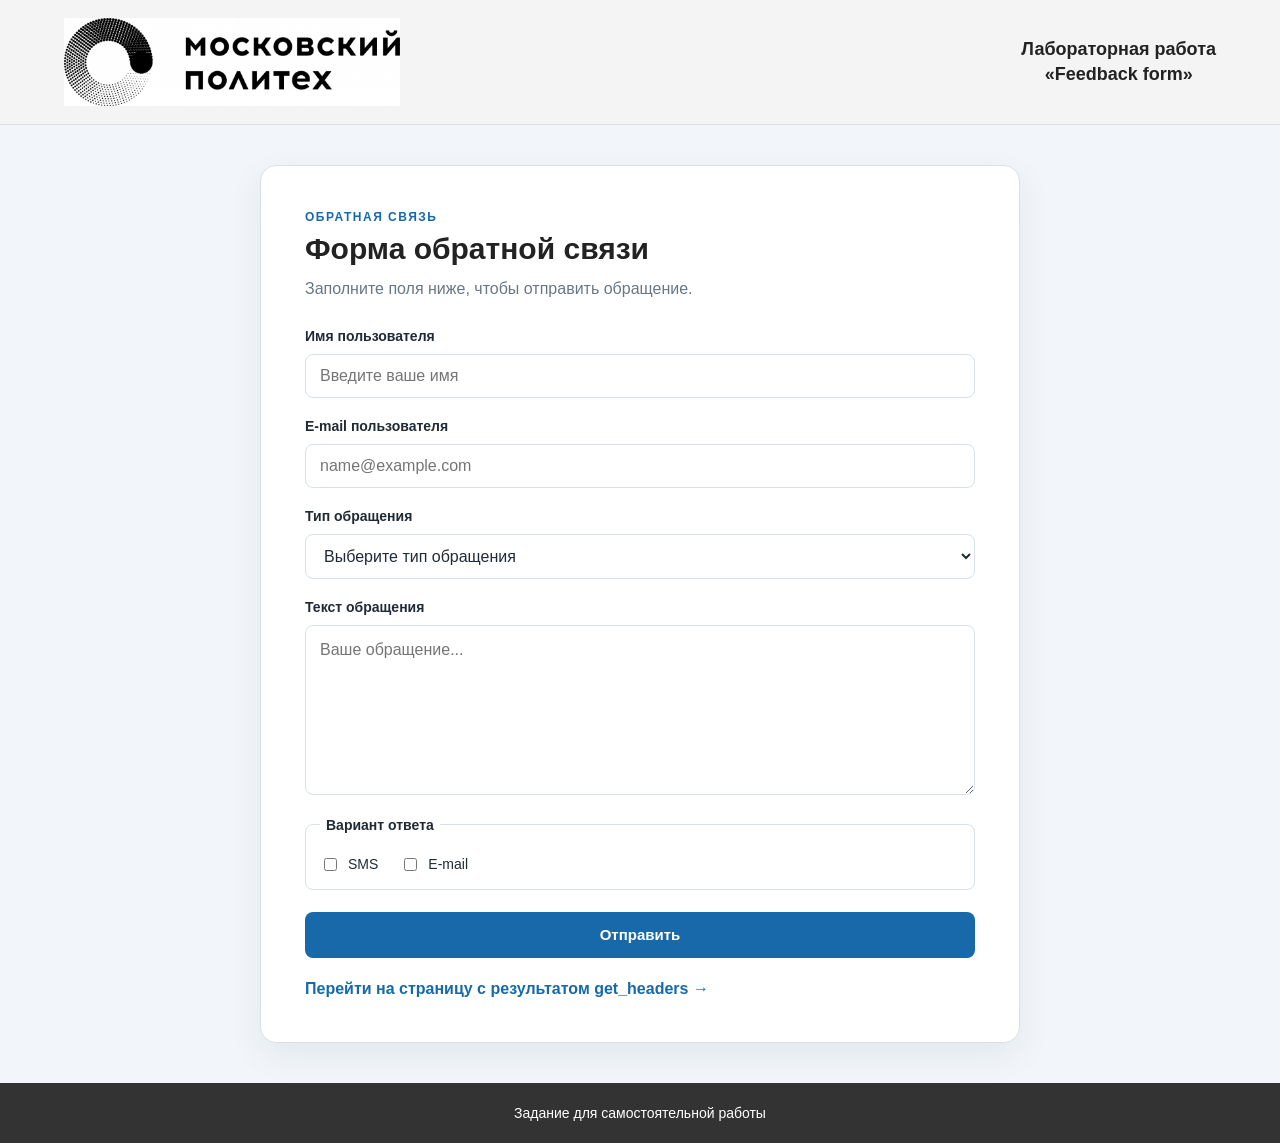
<file: 4.1. Домашняя работа. Feedback Form/index.html>
<!DOCTYPE html>
<html lang="ru"><head><meta charset="UTF-8"><meta name="viewport" content="width=device-width, initial-scale=1"><title>Feedback form</title><link rel="stylesheet" href="style.css"></head>
<body>
<header>
    <a class="brand" href="index.html" aria-label="Московский Политех">
        <img src="moscow-polytech-logo.png" alt="Московский Политех">
    </a>
        <div class="work">Лабораторная работа<br>«Feedback form»</div>
</header>
<main>
    <section class="panel">
        <p class="eyebrow">ОБРАТНАЯ СВЯЗЬ</p>
        <h1>Форма обратной связи</h1>
        <p class="muted">Заполните поля ниже, чтобы отправить обращение.</p>
    <form action="https://httpbin.org/post" method="post" target="_blank">
    <label for="username">Имя пользователя</label><input id="username" name="username" type="text" required placeholder="Введите ваше имя">
    <label for="email">E-mail пользователя</label><input id="email" name="email" type="email" required placeholder="name@example.com">
    <label for="type">Тип обращения</label><select id="type" name="request_type" required><option value="" selected disabled>Выберите тип обращения</option><option>Жалоба</option><option>Предложение</option><option>Благодарность</option></select>
    <label for="message">Текст обращения</label><textarea id="message" name="message" rows="6" required placeholder="Ваше обращение..."></textarea>
    <fieldset><legend>Вариант ответа</legend><label class="check"><input type="checkbox" name="reply_method[]" value="SMS"> SMS</label><label class="check"><input type="checkbox" name="reply_method[]" value="E-mail"> E-mail</label></fieldset>
    <button type="submit">Отправить</button></form><a class="link" href="headers.php">Перейти на страницу с результатом get_headers →</a></section>
</main>
<footer>Задание для самостоятельной работы</footer>
</body>
</html>
</file>
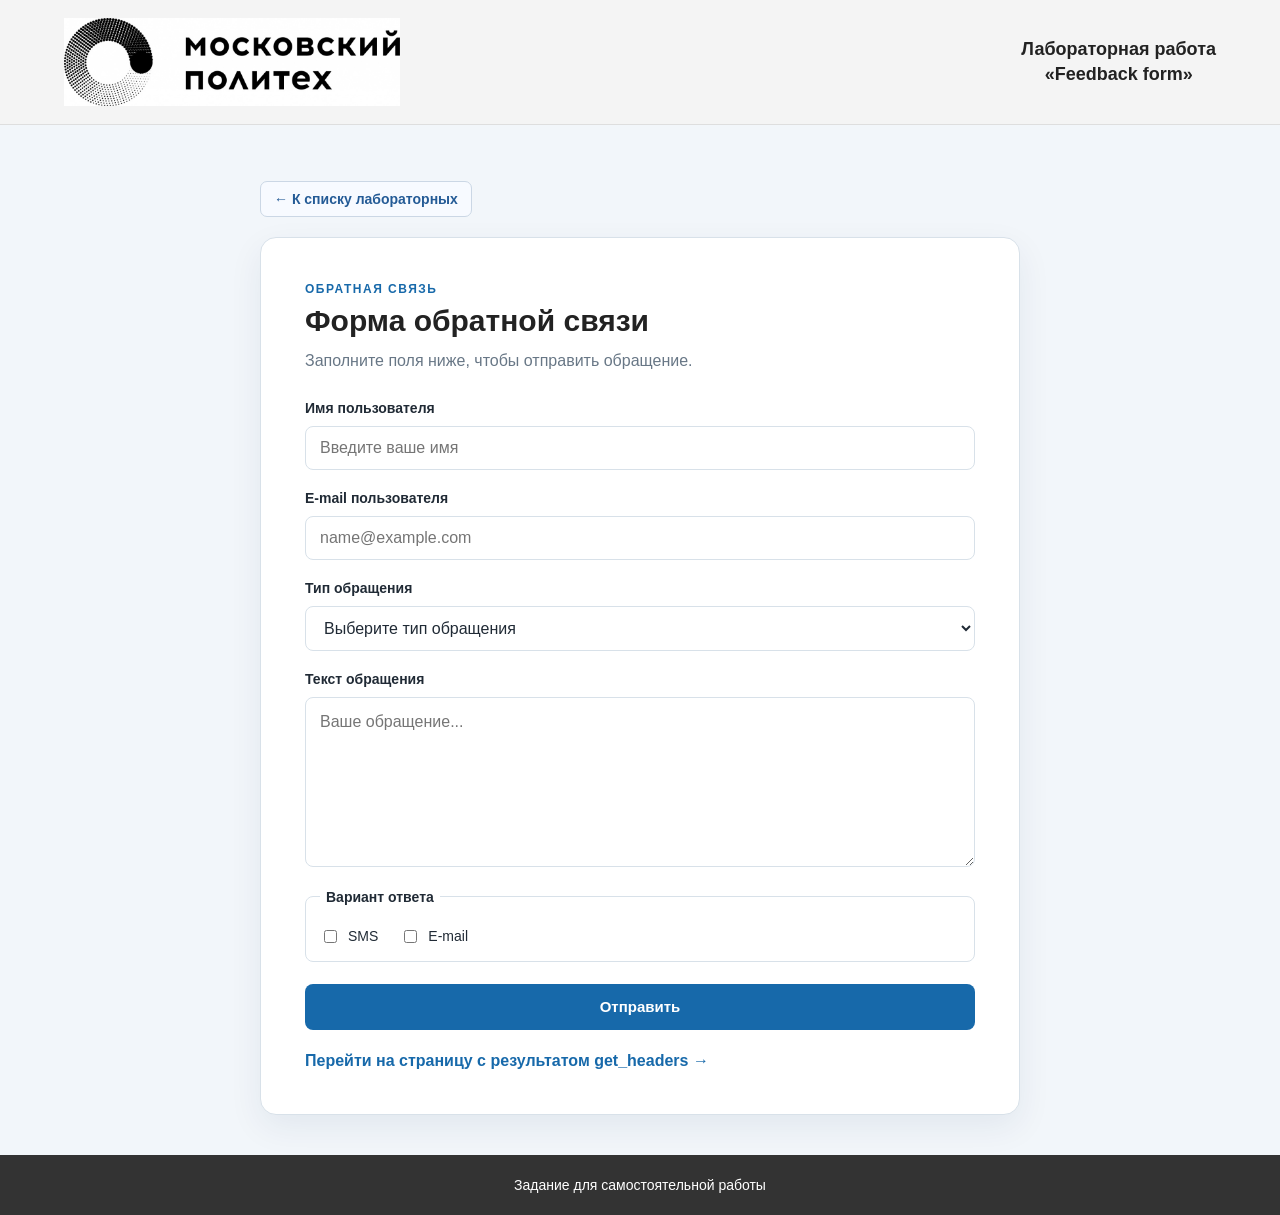
<file: student_portfolio/labs/4.1-feedback-form/index.html>
<!DOCTYPE html>
<html lang="ru"><head><meta charset="UTF-8"><meta name="viewport" content="width=device-width, initial-scale=1"><title>Feedback form</title><link rel="stylesheet" href="style.css"></head>
<body>
<header>
    <a class="brand" href="index.html" aria-label="Московский Политех">
        <img src="moscow-polytech-logo.png" alt="Московский Политех">
    </a>
        <div class="work">Лабораторная работа<br>«Feedback form»</div>
</header>
<main>
    <a class="back-home" href="/">← К списку лабораторных</a>
    <section class="panel">
        <p class="eyebrow">ОБРАТНАЯ СВЯЗЬ</p>
        <h1>Форма обратной связи</h1>
        <p class="muted">Заполните поля ниже, чтобы отправить обращение.</p>
    <form action="https://httpbin.org/post" method="post" target="_blank">
    <label for="username">Имя пользователя</label><input id="username" name="username" type="text" required placeholder="Введите ваше имя">
    <label for="email">E-mail пользователя</label><input id="email" name="email" type="email" required placeholder="name@example.com">
    <label for="type">Тип обращения</label><select id="type" name="request_type" required><option value="" selected disabled>Выберите тип обращения</option><option>Жалоба</option><option>Предложение</option><option>Благодарность</option></select>
    <label for="message">Текст обращения</label><textarea id="message" name="message" rows="6" required placeholder="Ваше обращение..."></textarea>
    <fieldset><legend>Вариант ответа</legend><label class="check"><input type="checkbox" name="reply_method[]" value="SMS"> SMS</label><label class="check"><input type="checkbox" name="reply_method[]" value="E-mail"> E-mail</label></fieldset>
    <button type="submit">Отправить</button></form><a class="link" href="headers.php">Перейти на страницу с результатом get_headers →</a></section>
</main>
<footer>Задание для самостоятельной работы</footer>
</body>
</html>
</file>
<file: 4.1. Домашняя работа. Feedback Form/style.css>
:root{
    --ink:#202a35;
    --muted:#687786;
    --line:#d8e1e9;
    --accent:#1769aa;
    --header:#f4f4f4;
    --footer:#333333
}

*{
    box-sizing:border-box
}

body{
    margin:0;
    min-height:100vh;
    display:flex;
    flex-direction:column;
    font-family:Arial,sans-serif;
    color:var(--ink);
    background:#f2f6fa
}
header{
    min-height:116px;
    padding:18px 5vw;
    display:flex;
    align-items:center;
    justify-content:space-between;
    gap:24px;
    background:var(--header);
    border-bottom:1px solid #dedede
}
.brand{
    display:flex;
    align-items:center;
    text-decoration:none;
    max-width:48%
}
.brand img{
    display:block;
    width:min(420px,100%);
    height:auto;
    max-height:88px;
    object-fit:contain;
    object-position:left center
}
.work{
    text-align:center;
    font-size:18px;
    line-height:1.4;
    font-weight:700;
    color:#222
}
main{
    width:min(760px,calc(100% - 32px));
    margin:40px auto;
    flex:1
}
.panel{
    padding:clamp(24px,5vw,44px);
    background:white;
    border:1px solid var(--line);
    border-radius:16px;
    box-shadow:0 12px 34px #142d4e12
}
.eyebrow{
    margin:0 0 8px;
    color:var(--accent);
    font-size:12px;
    font-weight:bold;
    letter-spacing:1.5px
}
h1{
    margin:0 0 10px;
    color:#222;
    font-size:30px
}
.muted{
    margin:0 0 26px;
    color:var(--muted);
    line-height:1.6
}
form{
    display:grid;
    gap:10px
}
label,legend{
    font-size:14px;
    font-weight:bold
}
input[type=text],input[type=email],select,textarea{
    width:100%;
    padding:12px 14px;
    margin:0 0 10px;
    border:1px solid var(--line);
    border-radius:8px;
    font:inherit;
    color:var(--ink);
    background:white
}
input:focus,select:focus,textarea:focus{
    outline:2px solid #1769aa30;
    border-color:var(--accent)
}
textarea{
    resize:vertical;
    line-height:1.5
}
fieldset{
    margin:2px 0 12px;
    padding:14px;
    border:1px solid var(--line);
    border-radius:8px
}
legend{
    padding:0 6px
}
.check{
    display:inline-flex;
    align-items:center;
    gap:8px;
    margin:8px 22px 0 0;
    font-weight:normal
}
.check input{
    accent-color:var(--accent)
}
button,.button-link{
    display:inline-flex;
    justify-content:center;
    align-items:center;
    min-height:46px;
    padding:12px 22px;
    border:0;
    border-radius:8px;
    background:var(--accent);color:white;
    font-size:15px;
    font-weight:bold;
    text-decoration:none;
    cursor:pointer
}
button:hover,.button-link:hover{
    background:#105487
}
.link{
    display:inline-block;
    margin-top:22px;
    color:var(--accent);
    font-weight:bold;
    text-decoration:none
}
.link:hover{
    text-decoration:underline
}
.output{
    margin-top:10px;
    min-height:300px;
    background:#f8fafc;
    font-family:Consolas,monospace;
    font-size:13px
}
footer{
    padding:22px;
    text-align:center;
    color:white;
    background:var(--footer);
    font-size:14px
}
@media(max-width:560px){header{flex-direction:column;align-items:flex-start}.brand{max-width:100%}.brand img{max-height:70px}.work{text-align:left}main{margin:22px auto}}
</file>
<file: student_portfolio/labs/4.1-feedback-form/style.css>
:root{
    --ink:#202a35;
    --muted:#687786;
    --line:#d8e1e9;
    --accent:#1769aa;
    --header:#f4f4f4;
    --footer:#333333
}

*{
    box-sizing:border-box
}

body{
    margin:0;
    min-height:100vh;
    display:flex;
    flex-direction:column;
    font-family:Arial,sans-serif;
    color:var(--ink);
    background:#f2f6fa
}
header{
    min-height:116px;
    padding:18px 5vw;
    display:flex;
    align-items:center;
    justify-content:space-between;
    gap:24px;
    background:var(--header);
    border-bottom:1px solid #dedede
}
.brand{
    display:flex;
    align-items:center;
    text-decoration:none;
    max-width:48%
}
.brand img{
    display:block;
    width:min(420px,100%);
    height:auto;
    max-height:88px;
    object-fit:contain;
    object-position:left center
}
.work{
    text-align:center;
    font-size:18px;
    line-height:1.4;
    font-weight:700;
    color:#222
}
main{
    width:min(760px,calc(100% - 32px));
    margin:40px auto;
    flex:1
}
.panel{
    padding:clamp(24px,5vw,44px);
    background:white;
    border:1px solid var(--line);
    border-radius:16px;
    box-shadow:0 12px 34px #142d4e12
}
.eyebrow{
    margin:0 0 8px;
    color:var(--accent);
    font-size:12px;
    font-weight:bold;
    letter-spacing:1.5px
}
h1{
    margin:0 0 10px;
    color:#222;
    font-size:30px
}
.muted{
    margin:0 0 26px;
    color:var(--muted);
    line-height:1.6
}
form{
    display:grid;
    gap:10px
}
label,legend{
    font-size:14px;
    font-weight:bold
}
input[type=text],input[type=email],select,textarea{
    width:100%;
    padding:12px 14px;
    margin:0 0 10px;
    border:1px solid var(--line);
    border-radius:8px;
    font:inherit;
    color:var(--ink);
    background:white
}
input:focus,select:focus,textarea:focus{
    outline:2px solid #1769aa30;
    border-color:var(--accent)
}
textarea{
    resize:vertical;
    line-height:1.5
}
fieldset{
    margin:2px 0 12px;
    padding:14px;
    border:1px solid var(--line);
    border-radius:8px
}
legend{
    padding:0 6px
}
.check{
    display:inline-flex;
    align-items:center;
    gap:8px;
    margin:8px 22px 0 0;
    font-weight:normal
}
.check input{
    accent-color:var(--accent)
}
button,.button-link{
    display:inline-flex;
    justify-content:center;
    align-items:center;
    min-height:46px;
    padding:12px 22px;
    border:0;
    border-radius:8px;
    background:var(--accent);color:white;
    font-size:15px;
    font-weight:bold;
    text-decoration:none;
    cursor:pointer
}
button:hover,.button-link:hover{
    background:#105487
}
.link{
    display:inline-block;
    margin-top:22px;
    color:var(--accent);
    font-weight:bold;
    text-decoration:none
}
.link:hover{
    text-decoration:underline
}
.output{
    margin-top:10px;
    min-height:300px;
    background:#f8fafc;
    font-family:Consolas,monospace;
    font-size:13px
}
footer{
    padding:22px;
    text-align:center;
    color:white;
    background:var(--footer);
    font-size:14px
}
@media(max-width:560px){header{flex-direction:column;align-items:flex-start}.brand{max-width:100%}.brand img{max-height:70px}.work{text-align:left}main{margin:22px auto}}

.back-home{display:inline-flex;align-items:center;gap:6px;margin:16px 0 20px;padding:9px 13px;border:1px solid #cbd7e5;border-radius:7px;background:#f7faff;color:#245b96;text-decoration:none;font-size:14px;font-weight:700}.back-home:hover{background:#eaf1fa;text-decoration:none}
</file>
